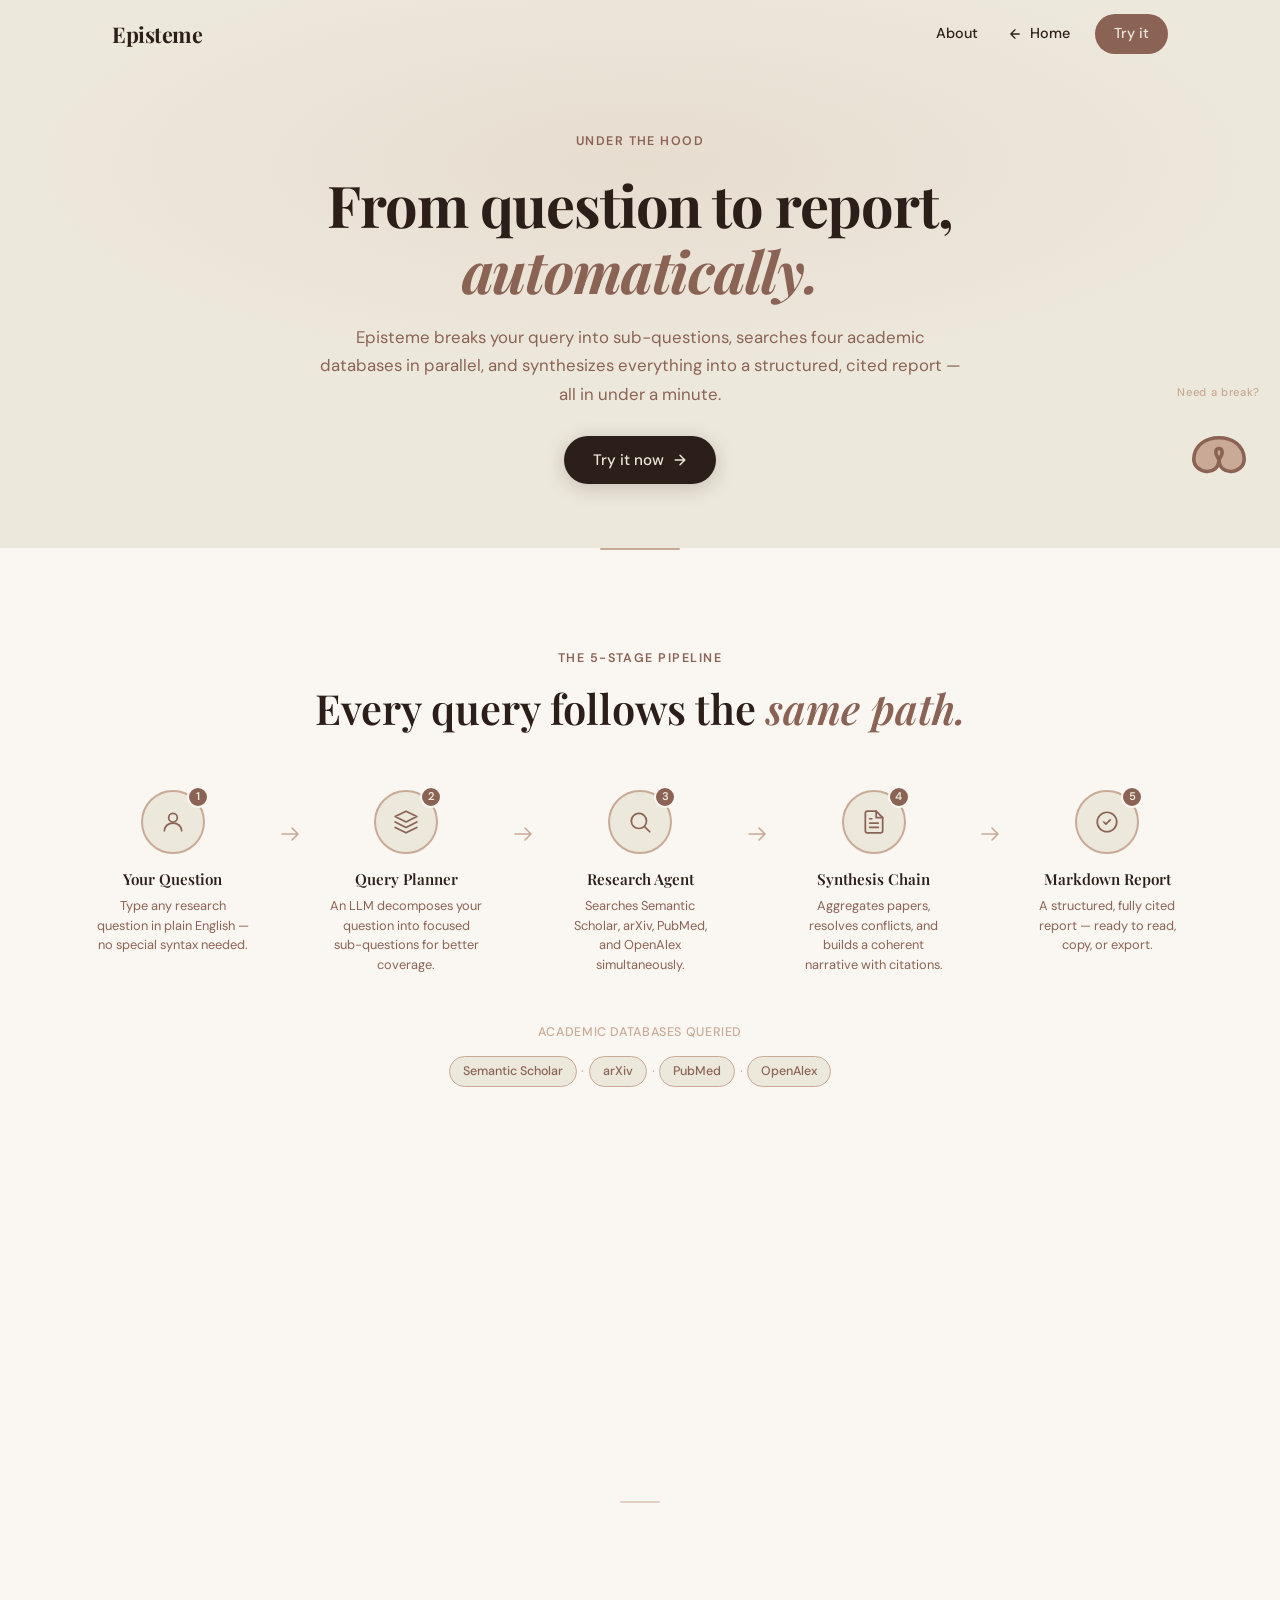
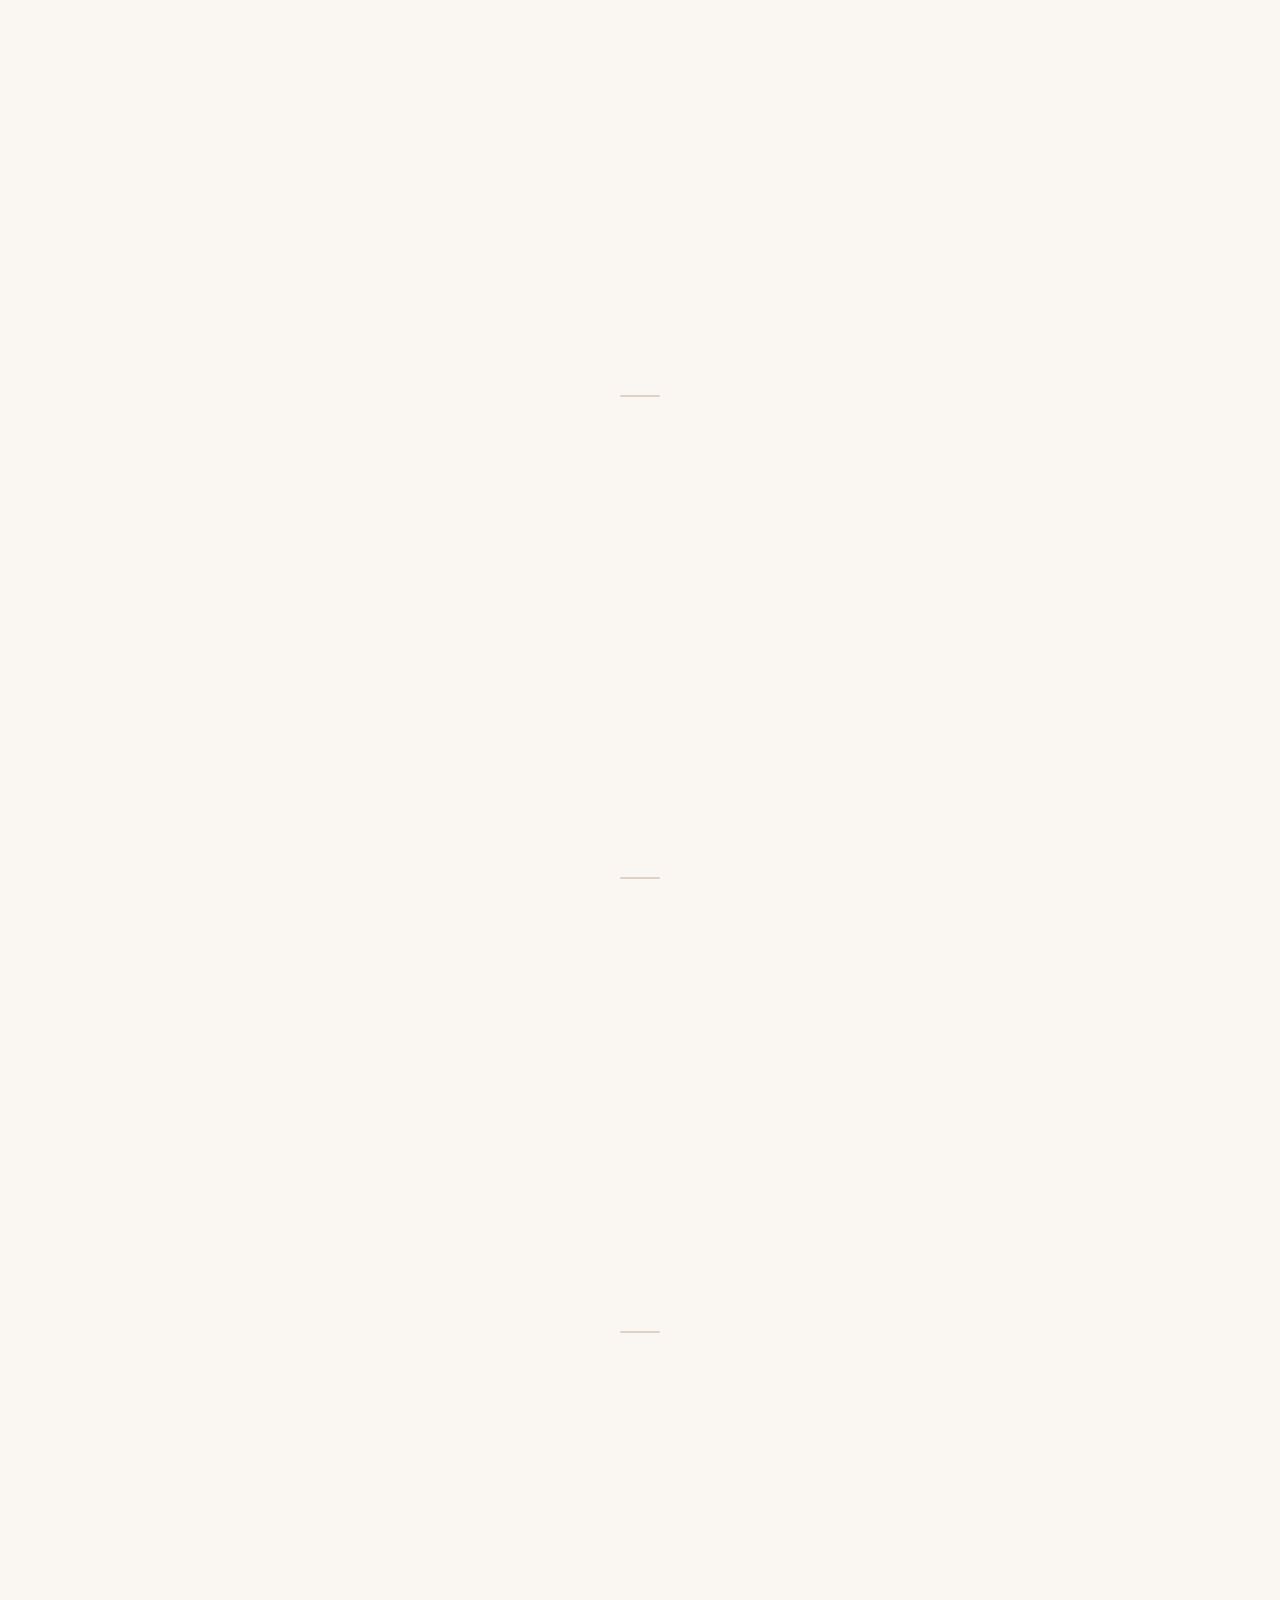
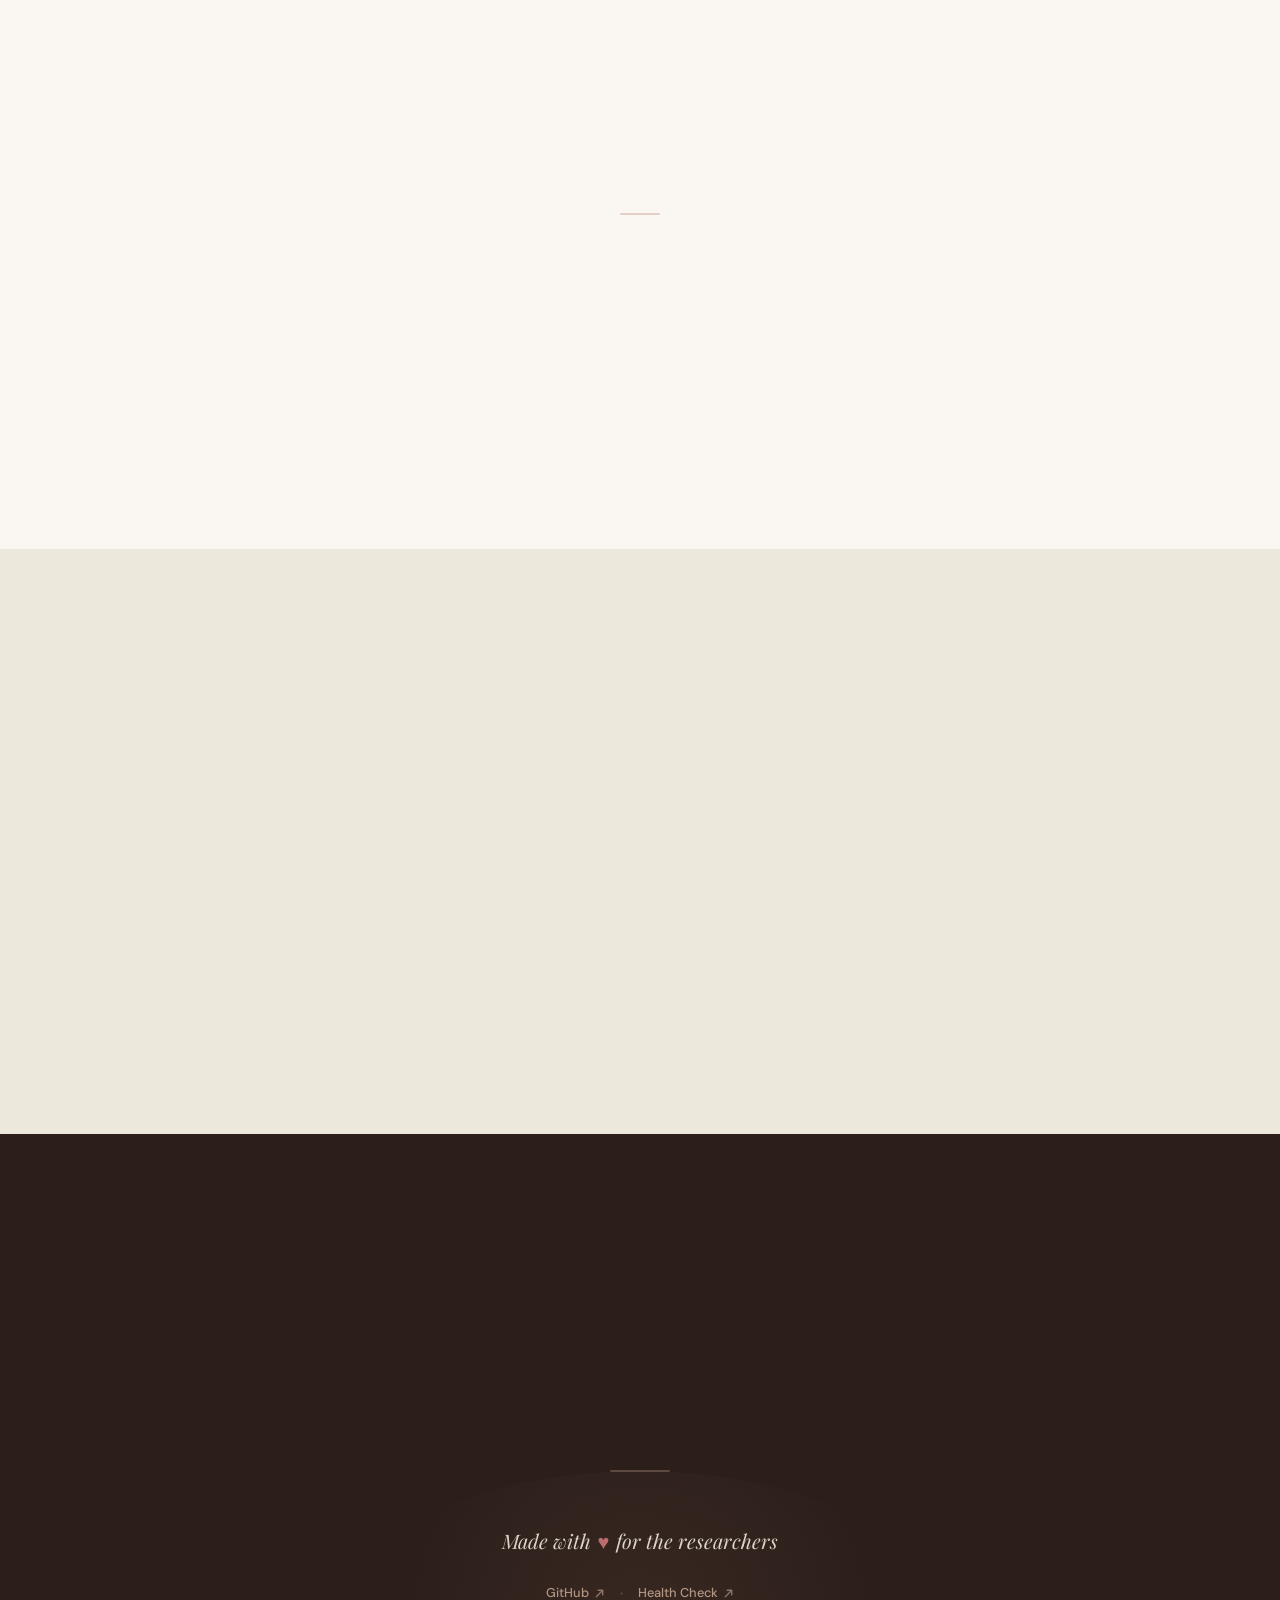
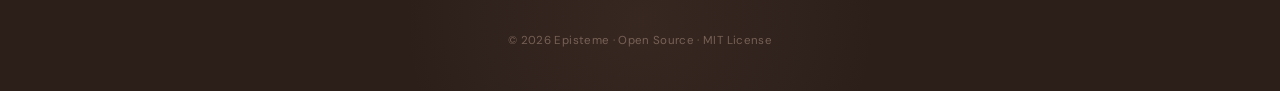
<file: how-it-works.html>
<!DOCTYPE html>
<html lang="en">
<head>
  <meta charset="UTF-8" />
  <meta name="viewport" content="width=device-width, initial-scale=1.0" />
  <meta name="description" content="How Episteme works — From your question to a full cited research report in minutes, powered by 4 academic APIs." />
  <meta name="theme-color" content="#EDE8DC" />
  <title>How It Works — Episteme</title>

  <!-- Favicon -->
  <link rel="icon" type="image/x-icon" href="assets/favicon.ico" />

  <!-- Google Fonts -->
  <link rel="preconnect" href="https://fonts.googleapis.com" />
  <link rel="preconnect" href="https://fonts.gstatic.com" crossorigin />
  <link href="https://fonts.googleapis.com/css2?family=Playfair+Display:ital,wght@0,400;0,600;0,700;1,400;1,600&family=DM+Sans:wght@300;400;500;600&display=swap" rel="stylesheet" />

  <!-- CSS -->
  <link rel="stylesheet" href="css/main.css" />
  <link rel="stylesheet" href="css/navbar.css" />
  <link rel="stylesheet" href="css/pipeline.css" />
  <link rel="stylesheet" href="css/cookie.css" />
  <link rel="stylesheet" href="css/footer.css" />

  <style>
    /* ── Page-level overrides ── */
    .hiw-hero {
      padding: calc(var(--navbar-h) + 4rem) 2rem 4rem;
      background: var(--color-cream);
      text-align: center;
      position: relative;
      overflow: hidden;
    }

    .hiw-hero__radial {
      position: absolute;
      inset: 0;
      pointer-events: none;
      background: radial-gradient(ellipse 70% 55% at 50% 30%, rgba(201,170,150,0.18) 0%, transparent 70%);
      z-index: 0;
    }

    .hiw-hero__inner {
      position: relative;
      z-index: 1;
      max-width: 720px;
      margin: 0 auto;
      display: flex;
      flex-direction: column;
      align-items: center;
      gap: 1.2rem;
    }

    .hiw-hero__eyebrow {
      display: inline-block;
      font-family: var(--font-body);
      font-size: 0.78rem;
      font-weight: 600;
      letter-spacing: 0.12em;
      text-transform: uppercase;
      color: var(--color-brown);
    }

    .hiw-hero__heading {
      font-family: var(--font-display);
      font-size: clamp(2.2rem, 5vw, 3.6rem);
      font-weight: 700;
      color: var(--color-espresso);
      line-height: 1.15;
      letter-spacing: -0.02em;
    }

    .hiw-hero__heading em {
      font-style: italic;
      color: var(--color-brown);
    }

    .hiw-hero__sub {
      font-size: 1.05rem;
      color: var(--color-brown);
      line-height: 1.7;
      max-width: 54ch;
      margin: 0 auto;
    }

    .hiw-hero__cta {
      display: inline-flex;
      align-items: center;
      gap: 0.5rem;
      padding: 0.75rem 1.8rem;
      background: var(--color-espresso);
      color: var(--color-cream);
      font-family: var(--font-body);
      font-size: 0.95rem;
      font-weight: 500;
      border-radius: var(--radius-pill);
      margin-top: 0.5rem;
      transition: background var(--transition-fast), transform var(--transition-fast), box-shadow var(--transition-fast);
      box-shadow: 0 4px 20px rgba(44,31,26,0.2);
    }

    .hiw-hero__cta:hover {
      background: var(--color-brown);
      transform: translateY(-2px);
      box-shadow: 0 8px 28px rgba(44,31,26,0.26);
    }

    .hiw-hero__cta svg {
      width: 16px;
      height: 16px;
      flex-shrink: 0;
    }

    /* ── Deep-dive cards section ── */
    .hiw-deep {
      padding: 5rem 2rem;
      background: var(--color-white);
    }

    .hiw-deep__inner {
      max-width: var(--max-width);
      margin: 0 auto;
      display: flex;
      flex-direction: column;
      gap: 4rem;
    }

    .hiw-deep__step {
      display: grid;
      grid-template-columns: 1fr 1fr;
      gap: 4rem;
      align-items: center;
    }

    .hiw-deep__step:nth-child(even) .hiw-deep__step-visual {
      order: -1;
    }

    .hiw-deep__step-text {
      display: flex;
      flex-direction: column;
      gap: 1rem;
    }

    .hiw-deep__step-num {
      font-family: var(--font-display);
      font-size: 3.5rem;
      font-weight: 700;
      color: var(--color-dusty);
      line-height: 1;
      letter-spacing: -0.04em;
    }

    .hiw-deep__step-title {
      font-family: var(--font-display);
      font-size: clamp(1.4rem, 2.5vw, 1.9rem);
      font-weight: 600;
      color: var(--color-espresso);
      line-height: 1.2;
    }

    .hiw-deep__step-title em {
      font-style: italic;
      color: var(--color-brown);
    }

    .hiw-deep__step-body {
      font-size: 0.97rem;
      color: var(--color-brown);
      line-height: 1.8;
    }

    .hiw-deep__step-tags {
      display: flex;
      flex-wrap: wrap;
      gap: 0.4rem;
      margin-top: 0.4rem;
    }

    .hiw-deep__tag {
      display: inline-block;
      padding: 0.25rem 0.75rem;
      background: var(--color-cream);
      border: 1px solid var(--color-dusty);
      border-radius: var(--radius-pill);
      font-family: var(--font-body);
      font-size: 0.75rem;
      font-weight: 500;
      color: var(--color-brown);
    }

    .hiw-deep__step-visual {
      background: var(--color-cream);
      border: 1px solid rgba(201,170,150,0.4);
      border-radius: var(--radius-lg);
      padding: 2rem;
      display: flex;
      flex-direction: column;
      gap: 0.8rem;
      box-shadow: var(--shadow-soft);
    }

    /* Mini pipeline diagram inside visual */
    .hiw-deep__visual-label {
      font-family: var(--font-body);
      font-size: 0.72rem;
      font-weight: 600;
      letter-spacing: 0.1em;
      text-transform: uppercase;
      color: var(--color-dusty);
    }

    .hiw-deep__visual-row {
      display: flex;
      align-items: center;
      gap: 0.6rem;
      padding: 0.7rem 1rem;
      background: var(--color-white);
      border-radius: var(--radius-md);
      border: 1px solid rgba(201,170,150,0.3);
    }

    .hiw-deep__visual-dot {
      width: 8px;
      height: 8px;
      border-radius: 50%;
      flex-shrink: 0;
    }

    .hiw-deep__visual-dot--green  { background: #6db36d; }
    .hiw-deep__visual-dot--amber  { background: #d4a843; }
    .hiw-deep__visual-dot--blue   { background: #7ba7c9; }
    .hiw-deep__visual-dot--brown  { background: var(--color-brown); }

    .hiw-deep__visual-text {
      font-family: var(--font-body);
      font-size: 0.85rem;
      color: var(--color-espresso);
    }

    .hiw-deep__visual-sub {
      font-size: 0.75rem;
      color: var(--color-dusty);
      margin-left: auto;
      white-space: nowrap;
    }

    .hiw-deep__divider {
      width: 40px;
      height: 2px;
      background: var(--color-dusty);
      border-radius: 2px;
      margin: 0 auto;
      opacity: 0.5;
    }

    /* ── FAQ section ── */
    .hiw-faq {
      padding: 5rem 2rem;
      background: var(--color-cream);
    }

    .hiw-faq__inner {
      max-width: 720px;
      margin: 0 auto;
    }

    .hiw-faq__header {
      text-align: center;
      margin-bottom: 3rem;
    }

    .hiw-faq__eyebrow {
      font-family: var(--font-body);
      font-size: 0.78rem;
      font-weight: 600;
      letter-spacing: 0.12em;
      text-transform: uppercase;
      color: var(--color-brown);
      display: block;
      margin-bottom: 0.8rem;
    }

    .hiw-faq__title {
      font-family: var(--font-display);
      font-size: clamp(1.7rem, 3vw, 2.4rem);
      font-weight: 600;
      color: var(--color-espresso);
    }

    .hiw-faq__list {
      display: flex;
      flex-direction: column;
      gap: 0;
      border: 1px solid rgba(201,170,150,0.4);
      border-radius: var(--radius-lg);
      overflow: hidden;
    }

    .hiw-faq__item {
      border-bottom: 1px solid rgba(201,170,150,0.3);
      background: var(--color-white);
    }

    .hiw-faq__item:last-child {
      border-bottom: none;
    }

    .hiw-faq__question {
      width: 100%;
      display: flex;
      align-items: center;
      justify-content: space-between;
      padding: 1.2rem 1.5rem;
      font-family: var(--font-body);
      font-size: 0.95rem;
      font-weight: 500;
      color: var(--color-espresso);
      cursor: pointer;
      background: none;
      border: none;
      text-align: left;
      gap: 1rem;
      transition: background var(--transition-fast);
    }

    .hiw-faq__question:hover {
      background: var(--color-cream);
    }

    .hiw-faq__icon {
      width: 20px;
      height: 20px;
      flex-shrink: 0;
      color: var(--color-brown);
      transition: transform var(--transition-med);
    }

    .hiw-faq__item.open .hiw-faq__icon {
      transform: rotate(45deg);
    }

    .hiw-faq__answer {
      max-height: 0;
      overflow: hidden;
      transition: max-height 0.35s ease, padding 0.35s ease;
    }

    .hiw-faq__item.open .hiw-faq__answer {
      max-height: 300px;
    }

    .hiw-faq__answer-inner {
      padding: 0 1.5rem 1.4rem;
      font-size: 0.9rem;
      color: var(--color-brown);
      line-height: 1.75;
    }

    /* ── CTA strip ── */
    .hiw-cta {
      padding: 4rem 2rem;
      background: var(--color-espresso);
      text-align: center;
    }

    .hiw-cta__inner {
      max-width: 560px;
      margin: 0 auto;
      display: flex;
      flex-direction: column;
      align-items: center;
      gap: 1.4rem;
    }

    .hiw-cta__heading {
      font-family: var(--font-display);
      font-size: clamp(1.6rem, 3vw, 2.2rem);
      font-weight: 600;
      color: var(--color-cream);
      line-height: 1.25;
    }

    .hiw-cta__heading em {
      font-style: italic;
      color: var(--color-dusty);
    }

    .hiw-cta__body {
      font-size: 0.95rem;
      color: var(--color-dusty);
      line-height: 1.7;
    }

    .hiw-cta__btn {
      display: inline-flex;
      align-items: center;
      gap: 0.5rem;
      padding: 0.8rem 2rem;
      background: var(--color-cream);
      color: var(--color-espresso);
      font-family: var(--font-body);
      font-size: 0.95rem;
      font-weight: 600;
      border-radius: var(--radius-pill);
      transition: background var(--transition-fast), transform var(--transition-fast);
      box-shadow: 0 4px 20px rgba(0,0,0,0.2);
    }

    .hiw-cta__btn:hover {
      background: var(--color-white);
      transform: translateY(-2px);
    }

    .hiw-cta__btn svg {
      width: 16px;
      height: 16px;
      flex-shrink: 0;
    }

    /* ── Responsive ── */
    @media (max-width: 900px) {
      .hiw-deep__step {
        grid-template-columns: 1fr;
        gap: 2rem;
      }

      .hiw-deep__step:nth-child(even) .hiw-deep__step-visual {
        order: 0;
      }
    }

    @media (max-width: 480px) {
      .hiw-hero {
        padding: calc(var(--navbar-h) + 2.5rem) 1.2rem 3rem;
      }

      .hiw-deep {
        padding: 3.5rem 1.2rem;
      }

      .hiw-faq {
        padding: 3.5rem 1.2rem;
      }

      .hiw-faq__question {
        padding: 1rem 1.2rem;
        font-size: 0.9rem;
      }

      .hiw-faq__answer-inner {
        padding: 0 1.2rem 1.2rem;
      }
    }
  </style>
</head>
<body>

  <!-- ═══════════════════════════════════════
       NAVBAR
  ═══════════════════════════════════════ -->
  <nav class="navbar" id="navbar">
    <div class="navbar__inner">
      <a href="index.html" class="navbar__logo">Episteme</a>

      <ul class="navbar__links">
        <li><a href="index.html#about" class="navbar__link">About</a></li>
        <li><a href="index.html" class="navbar__link navbar__link--back">
          <svg width="14" height="14" viewBox="0 0 20 20" fill="none" xmlns="http://www.w3.org/2000/svg" style="vertical-align:middle;margin-right:4px;">
            <path d="M16 10H4M4 10L10 4M4 10L10 16" stroke="currentColor" stroke-width="1.8" stroke-linecap="round" stroke-linejoin="round"/>
          </svg>Home</a></li>
        <li><a href="index.html#hero-search" class="navbar__cta">Try it</a></li>
      </ul>

      <button class="navbar__hamburger" id="hamburger" aria-label="Toggle menu" aria-expanded="false">
        <span></span><span></span><span></span>
      </button>
    </div>

    <div class="navbar__mobile" id="mobile-menu">
      <a href="index.html#about" class="navbar__mobile-link">About</a>
      <a href="index.html" class="navbar__mobile-link">← Home</a>
      <a href="index.html#hero-search" class="navbar__mobile-cta">Try it</a>
    </div>
  </nav>

  <!-- ═══════════════════════════════════════
       PAGE HERO
  ═══════════════════════════════════════ -->
  <section class="hiw-hero">
    <div class="hiw-hero__radial"></div>
    <div class="hiw-hero__inner">
      <span class="hiw-hero__eyebrow">Under the Hood</span>
      <h1 class="hiw-hero__heading">
        From question to report,<br /><em>automatically.</em>
      </h1>
      <p class="hiw-hero__sub">
        Episteme breaks your query into sub-questions, searches four academic databases in parallel, and synthesizes everything into a structured, cited report — all in under a minute.
      </p>
      <a href="index.html#hero-search" class="hiw-hero__cta">
        Try it now
        <svg viewBox="0 0 20 20" fill="none" xmlns="http://www.w3.org/2000/svg">
          <path d="M4 10H16M16 10L10 4M16 10L10 16" stroke="currentColor" stroke-width="1.8" stroke-linecap="round" stroke-linejoin="round"/>
        </svg>
      </a>
    </div>
  </section>

  <!-- ═══════════════════════════════════════
       PIPELINE (overview strip)
  ═══════════════════════════════════════ -->
  <section class="pipeline" id="pipeline">
    <div class="pipeline__header">
      <span class="pipeline__eyebrow">The 5-Stage Pipeline</span>
      <h2 class="pipeline__title">Every query follows the <em>same path.</em></h2>
    </div>

    <div class="pipeline__flow">

      <!-- Stage 1 -->
      <div class="pipeline__stage" data-delay="0">
        <div class="pipeline__icon">
          <span class="pipeline__num">1</span>
          <svg viewBox="0 0 24 24" fill="none" stroke="currentColor" stroke-width="1.6" stroke-linecap="round" stroke-linejoin="round">
            <circle cx="12" cy="8" r="4"/><path d="M4 20c0-4 3.6-7 8-7s8 3 8 7"/>
          </svg>
        </div>
        <h3 class="pipeline__stage-title">Your Question</h3>
        <p class="pipeline__stage-desc">Type any research question in plain English — no special syntax needed.</p>
      </div>

      <div class="pipeline__connector" aria-hidden="true">
        <svg viewBox="0 0 28 28" fill="none" stroke="currentColor" stroke-width="1.6" stroke-linecap="round" stroke-linejoin="round">
          <path d="M6 14h16M16 8l6 6-6 6"/>
        </svg>
      </div>

      <!-- Stage 2 -->
      <div class="pipeline__stage" data-delay="100">
        <div class="pipeline__icon">
          <span class="pipeline__num">2</span>
          <svg viewBox="0 0 24 24" fill="none" stroke="currentColor" stroke-width="1.6" stroke-linecap="round" stroke-linejoin="round">
            <path d="M12 2L2 7l10 5 10-5-10-5zM2 17l10 5 10-5M2 12l10 5 10-5"/>
          </svg>
        </div>
        <h3 class="pipeline__stage-title">Query Planner</h3>
        <p class="pipeline__stage-desc">An LLM decomposes your question into focused sub-questions for better coverage.</p>
      </div>

      <div class="pipeline__connector" aria-hidden="true">
        <svg viewBox="0 0 28 28" fill="none" stroke="currentColor" stroke-width="1.6" stroke-linecap="round" stroke-linejoin="round">
          <path d="M6 14h16M16 8l6 6-6 6"/>
        </svg>
      </div>

      <!-- Stage 3 -->
      <div class="pipeline__stage" data-delay="200">
        <div class="pipeline__icon">
          <span class="pipeline__num">3</span>
          <svg viewBox="0 0 24 24" fill="none" stroke="currentColor" stroke-width="1.6" stroke-linecap="round" stroke-linejoin="round">
            <circle cx="11" cy="11" r="7"/><path d="M21 21l-4.35-4.35"/>
          </svg>
        </div>
        <h3 class="pipeline__stage-title">Research Agent</h3>
        <p class="pipeline__stage-desc">Searches Semantic Scholar, arXiv, PubMed, and OpenAlex simultaneously.</p>
      </div>

      <div class="pipeline__connector" aria-hidden="true">
        <svg viewBox="0 0 28 28" fill="none" stroke="currentColor" stroke-width="1.6" stroke-linecap="round" stroke-linejoin="round">
          <path d="M6 14h16M16 8l6 6-6 6"/>
        </svg>
      </div>

      <!-- Stage 4 -->
      <div class="pipeline__stage" data-delay="300">
        <div class="pipeline__icon">
          <span class="pipeline__num">4</span>
          <svg viewBox="0 0 24 24" fill="none" stroke="currentColor" stroke-width="1.6" stroke-linecap="round" stroke-linejoin="round">
            <path d="M14 2H6a2 2 0 00-2 2v16a2 2 0 002 2h12a2 2 0 002-2V8z"/><path d="M14 2v6h6M16 13H8M16 17H8M10 9H8"/>
          </svg>
        </div>
        <h3 class="pipeline__stage-title">Synthesis Chain</h3>
        <p class="pipeline__stage-desc">Aggregates papers, resolves conflicts, and builds a coherent narrative with citations.</p>
      </div>

      <div class="pipeline__connector" aria-hidden="true">
        <svg viewBox="0 0 28 28" fill="none" stroke="currentColor" stroke-width="1.6" stroke-linecap="round" stroke-linejoin="round">
          <path d="M6 14h16M16 8l6 6-6 6"/>
        </svg>
      </div>

      <!-- Stage 5 -->
      <div class="pipeline__stage" data-delay="400">
        <div class="pipeline__icon">
          <span class="pipeline__num">5</span>
          <svg viewBox="0 0 24 24" fill="none" stroke="currentColor" stroke-width="1.6" stroke-linecap="round" stroke-linejoin="round">
            <path d="M9 12l2 2 4-4"/><path d="M21 12a9 9 0 11-18 0 9 9 0 0118 0z"/>
          </svg>
        </div>
        <h3 class="pipeline__stage-title">Markdown Report</h3>
        <p class="pipeline__stage-desc">A structured, fully cited report — ready to read, copy, or export.</p>
      </div>
    </div>

    <div class="pipeline__footer">
      <span class="pipeline__footer-label">Academic databases queried</span>
      <div class="pipeline__api-tags">
        <span class="pipeline__api-tag">Semantic Scholar</span>
        <span class="pipeline__api-sep">·</span>
        <span class="pipeline__api-tag">arXiv</span>
        <span class="pipeline__api-sep">·</span>
        <span class="pipeline__api-tag">PubMed</span>
        <span class="pipeline__api-sep">·</span>
        <span class="pipeline__api-tag">OpenAlex</span>
      </div>
    </div>
  </section>

  <!-- ═══════════════════════════════════════
       OVERVIEW
  ═══════════════════════════════════════ -->
  <section class="hiw-deep">
    <div class="hiw-deep__inner">

      <!-- Intro -->
      <div class="hiw-deep__step reveal" style="grid-template-columns:1fr;max-width:680px;margin:0 auto;">
        <div class="hiw-deep__step-text" style="text-align:center;align-items:center;">
          <span class="hiw-deep__step-num" style="font-size:0.78rem;letter-spacing:0.12em;text-transform:uppercase;font-family:var(--font-body);font-weight:600;color:var(--color-brown);">How it really works</span>
          <h3 class="hiw-deep__step-title" style="text-align:center;">From your question to a<br /><em>cited report — in one click.</em></h3>
          <p class="hiw-deep__step-body" style="text-align:center;max-width:52ch;">
            Here's everything that happens behind the scenes when you hit Search — explained without the jargon.
          </p>
        </div>
      </div>

      <div class="hiw-deep__divider"></div>

      <!-- Step 1 -->
      <div class="hiw-deep__step reveal">
        <div class="hiw-deep__step-text">
          <span class="hiw-deep__step-num">01</span>
          <h3 class="hiw-deep__step-title">You type your question,<br /><em>we figure out the rest.</em></h3>
          <p class="hiw-deep__step-body">
            Just write your question in plain English — the same way you'd ask a friend. "What do we know about sleep deprivation and memory?" is a perfect query. Episteme automatically breaks it into several focused angles to make sure nothing important gets missed.
          </p>
          <div class="hiw-deep__step-tags">
            <span class="hiw-deep__tag">No jargon needed</span>
            <span class="hiw-deep__tag">Any topic, any field</span>
          </div>
        </div>
        <div class="hiw-deep__step-visual">
          <span class="hiw-deep__visual-label">Example question</span>
          <div class="hiw-deep__visual-row">
            <div class="hiw-deep__visual-dot hiw-deep__visual-dot--green"></div>
            <span class="hiw-deep__visual-text">"What are the effects of sleep deprivation on memory?"</span>
          </div>
          <div class="hiw-deep__visual-label" style="margin-top:0.8rem;">Automatically explored as</div>
          <div class="hiw-deep__visual-row">
            <div class="hiw-deep__visual-dot hiw-deep__visual-dot--brown"></div>
            <span class="hiw-deep__visual-text">sleep loss and short-term memory</span>
            <span class="hiw-deep__visual-sub">angle 1</span>
          </div>
          <div class="hiw-deep__visual-row">
            <div class="hiw-deep__visual-dot hiw-deep__visual-dot--brown"></div>
            <span class="hiw-deep__visual-text">chronic sleep deprivation cognitive effects</span>
            <span class="hiw-deep__visual-sub">angle 2</span>
          </div>
          <div class="hiw-deep__visual-row">
            <div class="hiw-deep__visual-dot hiw-deep__visual-dot--brown"></div>
            <span class="hiw-deep__visual-text">sleep and learning consolidation</span>
            <span class="hiw-deep__visual-sub">angle 3</span>
          </div>
        </div>
      </div>

      <div class="hiw-deep__divider"></div>

      <!-- Step 2 -->
      <div class="hiw-deep__step reveal">
        <div class="hiw-deep__step-text">
          <span class="hiw-deep__step-num">02</span>
          <h3 class="hiw-deep__step-title">We search four databases<br /><em>at the same time.</em></h3>
          <p class="hiw-deep__step-body">
            Instead of searching one database and hoping for the best, Episteme hits four of the largest academic databases simultaneously. That means broader coverage, fewer gaps, and results from medicine, computer science, physics, social sciences — all in one go. The whole search takes around 20 seconds.
          </p>
          <div class="hiw-deep__step-tags">
            <span class="hiw-deep__tag">Semantic Scholar</span>
            <span class="hiw-deep__tag">arXiv</span>
            <span class="hiw-deep__tag">PubMed</span>
            <span class="hiw-deep__tag">OpenAlex</span>
          </div>
        </div>
        <div class="hiw-deep__step-visual">
          <span class="hiw-deep__visual-label">Databases searched</span>
          <div class="hiw-deep__visual-row">
            <div class="hiw-deep__visual-dot hiw-deep__visual-dot--green"></div>
            <span class="hiw-deep__visual-text">Semantic Scholar</span>
            <span class="hiw-deep__visual-sub">200M+ papers</span>
          </div>
          <div class="hiw-deep__visual-row">
            <div class="hiw-deep__visual-dot hiw-deep__visual-dot--green"></div>
            <span class="hiw-deep__visual-text">arXiv</span>
            <span class="hiw-deep__visual-sub">Preprints &amp; CS</span>
          </div>
          <div class="hiw-deep__visual-row">
            <div class="hiw-deep__visual-dot hiw-deep__visual-dot--green"></div>
            <span class="hiw-deep__visual-text">PubMed</span>
            <span class="hiw-deep__visual-sub">36M+ medical papers</span>
          </div>
          <div class="hiw-deep__visual-row">
            <div class="hiw-deep__visual-dot hiw-deep__visual-dot--green"></div>
            <span class="hiw-deep__visual-text">OpenAlex</span>
            <span class="hiw-deep__visual-sub">250M+ works</span>
          </div>
        </div>
      </div>

      <div class="hiw-deep__divider"></div>

      <!-- Step 3 -->
      <div class="hiw-deep__step reveal">
        <div class="hiw-deep__step-text">
          <span class="hiw-deep__step-num">03</span>
          <h3 class="hiw-deep__step-title">We filter the noise,<br /><em>keep only what matters.</em></h3>
          <p class="hiw-deep__step-body">
            Searching four databases can pull in a lot of irrelevant results. Episteme automatically filters papers to keep only those that are actually relevant to your question. Duplicates are removed, irrelevant results are dropped, and what's left is ranked by how useful it's likely to be.
          </p>
          <div class="hiw-deep__step-tags">
            <span class="hiw-deep__tag">Duplicates removed</span>
            <span class="hiw-deep__tag">Relevance ranked</span>
            <span class="hiw-deep__tag">No spam results</span>
          </div>
        </div>
        <div class="hiw-deep__step-visual">
          <span class="hiw-deep__visual-label">What gets filtered</span>
          <div class="hiw-deep__visual-row">
            <div class="hiw-deep__visual-dot hiw-deep__visual-dot--amber"></div>
            <span class="hiw-deep__visual-text">Duplicate papers (same DOI)</span>
            <span class="hiw-deep__visual-sub">removed</span>
          </div>
          <div class="hiw-deep__visual-row">
            <div class="hiw-deep__visual-dot hiw-deep__visual-dot--amber"></div>
            <span class="hiw-deep__visual-text">Low-relevance results</span>
            <span class="hiw-deep__visual-sub">removed</span>
          </div>
          <div class="hiw-deep__visual-row">
            <div class="hiw-deep__visual-dot hiw-deep__visual-dot--green"></div>
            <span class="hiw-deep__visual-text">Top relevant papers</span>
            <span class="hiw-deep__visual-sub">kept</span>
          </div>
          <div class="hiw-deep__visual-row">
            <div class="hiw-deep__visual-dot hiw-deep__visual-dot--green"></div>
            <span class="hiw-deep__visual-text">Ranked by importance</span>
            <span class="hiw-deep__visual-sub">kept</span>
          </div>
        </div>
      </div>

      <div class="hiw-deep__divider"></div>

      <!-- Step 4 -->
      <div class="hiw-deep__step reveal">
        <div class="hiw-deep__step-text">
          <span class="hiw-deep__step-num">04</span>
          <h3 class="hiw-deep__step-title">You get a real report,<br /><em>not a list of links.</em></h3>
          <p class="hiw-deep__step-body">
            The final step brings everything together into a structured, readable report. It covers the key findings, notes where researchers agree or disagree, and cites every claim with a real paper. You can read it immediately, copy it, or use it as a starting point for deeper research. Every citation links back to the original source.
          </p>
          <div class="hiw-deep__step-tags">
            <span class="hiw-deep__tag">Real citations</span>
            <span class="hiw-deep__tag">Structured format</span>
            <span class="hiw-deep__tag">Ready to use</span>
          </div>
        </div>
        <div class="hiw-deep__step-visual">
          <span class="hiw-deep__visual-label">Your report includes</span>
          <div class="hiw-deep__visual-row">
            <div class="hiw-deep__visual-dot hiw-deep__visual-dot--brown"></div>
            <span class="hiw-deep__visual-text">Executive Summary</span>
          </div>
          <div class="hiw-deep__visual-row">
            <div class="hiw-deep__visual-dot hiw-deep__visual-dot--brown"></div>
            <span class="hiw-deep__visual-text">Key Findings</span>
          </div>
          <div class="hiw-deep__visual-row">
            <div class="hiw-deep__visual-dot hiw-deep__visual-dot--amber"></div>
            <span class="hiw-deep__visual-text">Where experts disagree</span>
          </div>
          <div class="hiw-deep__visual-row">
            <div class="hiw-deep__visual-dot hiw-deep__visual-dot--brown"></div>
            <span class="hiw-deep__visual-text">Full reference list</span>
          </div>
        </div>
      </div>

      <div class="hiw-deep__divider"></div>

      <!-- GitHub CTA -->
      <div class="hiw-deep__github reveal" style="text-align:center; padding: 1.5rem 0 0.5rem;">
        <p style="font-family:var(--font-body); font-size:1rem; color:var(--color-espresso); font-weight:600; margin-bottom:0.5rem;">Curious about what's under the hood?</p>
        <p style="font-family:var(--font-body); font-size:0.93rem; color:var(--color-brown); margin-bottom:1.4rem; line-height:1.7; max-width:48ch; margin-left:auto; margin-right:auto;">
          Episteme is fully open-source. You can read the code, self-host your own instance, or contribute to the project on GitHub.
        </p>
        <a href="https://github.com/sujalsuyash/ResearchFlow" target="_blank" rel="noopener"
           style="display:inline-flex;align-items:center;gap:0.6rem;padding:0.8rem 2rem;background:var(--color-espresso);color:var(--color-cream);font-family:var(--font-body);font-size:0.93rem;font-weight:500;border-radius:999px;text-decoration:none;transition:background 0.2s,transform 0.2s;box-shadow:0 4px 20px rgba(44,31,26,0.18);"
           onmouseover="this.style.background='var(--color-brown)';this.style.transform='translateY(-2px)'"
           onmouseout="this.style.background='var(--color-espresso)';this.style.transform='translateY(0)'">
          <svg width="18" height="18" viewBox="0 0 20 20" fill="currentColor" xmlns="http://www.w3.org/2000/svg">
            <path fill-rule="evenodd" clip-rule="evenodd" d="M10 0C4.477 0 0 4.477 0 10c0 4.418 2.865 8.166 6.839 9.489.5.092.682-.217.682-.482 0-.237-.009-.868-.013-1.703-2.782.605-3.369-1.34-3.369-1.34-.454-1.154-1.11-1.461-1.11-1.461-.908-.62.069-.608.069-.608 1.003.07 1.531 1.03 1.531 1.03.892 1.529 2.341 1.087 2.91.832.092-.647.35-1.088.636-1.338-2.22-.253-4.555-1.11-4.555-4.943 0-1.091.39-1.984 1.029-2.683-.103-.253-.446-1.27.098-2.647 0 0 .84-.269 2.75 1.025A9.564 9.564 0 0110 4.844a9.59 9.59 0 012.504.337c1.909-1.294 2.747-1.025 2.747-1.025.546 1.377.203 2.394.1 2.647.64.699 1.028 1.592 1.028 2.683 0 3.842-2.339 4.687-4.566 4.935.359.309.678.919.678 1.852 0 1.336-.012 2.415-.012 2.743 0 .267.18.578.688.48C17.137 18.163 20 14.418 20 10c0-5.523-4.477-10-10-10z"/>
          </svg>
          View the full project on GitHub
          <svg width="13" height="13" viewBox="0 0 12 12" fill="none" xmlns="http://www.w3.org/2000/svg">
            <path d="M2.5 9.5L9.5 2.5M9.5 2.5H4.5M9.5 2.5V7.5" stroke="currentColor" stroke-width="1.5" stroke-linecap="round" stroke-linejoin="round"/>
          </svg>
        </a>
      </div>

    </div>
  </section>
  <section class="hiw-faq">
    <div class="hiw-faq__inner">
      <div class="hiw-faq__header reveal">
        <span class="hiw-faq__eyebrow">Common Questions</span>
        <h2 class="hiw-faq__title">Good questions deserve good answers.</h2>
      </div>

      <div class="hiw-faq__list reveal">

        <div class="hiw-faq__item">
          <button class="hiw-faq__question" aria-expanded="false">
            How long does a research query take?
            <svg class="hiw-faq__icon" viewBox="0 0 24 24" fill="none" stroke="currentColor" stroke-width="2" stroke-linecap="round" stroke-linejoin="round">
              <line x1="12" y1="5" x2="12" y2="19"/><line x1="5" y1="12" x2="19" y2="12"/>
            </svg>
          </button>
          <div class="hiw-faq__answer">
            <p class="hiw-faq__answer-inner">Most queries complete in 20–40 seconds. The time depends on how many sub-questions are generated and how quickly the academic APIs respond. Complex, multi-domain questions can occasionally take up to a minute.</p>
          </div>
        </div>

        <div class="hiw-faq__item">
          <button class="hiw-faq__question" aria-expanded="false">
            Is the content behind paywalls?
            <svg class="hiw-faq__icon" viewBox="0 0 24 24" fill="none" stroke="currentColor" stroke-width="2" stroke-linecap="round" stroke-linejoin="round">
              <line x1="12" y1="5" x2="12" y2="19"/><line x1="5" y1="12" x2="19" y2="12"/>
            </svg>
          </button>
          <div class="hiw-faq__answer">
            <p class="hiw-faq__answer-inner">Episteme only retrieves metadata and abstracts, which are freely available through these APIs. It does not download or reproduce full-text papers from paywalled journals. The report is synthesized from publicly accessible information.</p>
          </div>
        </div>

        <div class="hiw-faq__item">
          <button class="hiw-faq__question" aria-expanded="false">
            How accurate are the citations?
            <svg class="hiw-faq__icon" viewBox="0 0 24 24" fill="none" stroke="currentColor" stroke-width="2" stroke-linecap="round" stroke-linejoin="round">
              <line x1="12" y1="5" x2="12" y2="19"/><line x1="5" y1="12" x2="19" y2="12"/>
            </svg>
          </button>
          <div class="hiw-faq__answer">
            <p class="hiw-faq__answer-inner">Citations are pulled directly from the academic APIs — they're not hallucinated. Each referenced paper has a real DOI or URL. That said, always verify any paper before including it in formal academic work, as database metadata can occasionally contain errors.</p>
          </div>
        </div>

        <div class="hiw-faq__item">
          <button class="hiw-faq__question" aria-expanded="false">
            What kinds of questions work best?
            <svg class="hiw-faq__icon" viewBox="0 0 24 24" fill="none" stroke="currentColor" stroke-width="2" stroke-linecap="round" stroke-linejoin="round">
              <line x1="12" y1="5" x2="12" y2="19"/><line x1="5" y1="12" x2="19" y2="12"/>
            </svg>
          </button>
          <div class="hiw-faq__answer">
            <p class="hiw-faq__answer-inner">Episteme works best for empirical, scientific, or technical questions — things with existing academic literature. "What are the effects of X on Y?" or "What does research say about Z?" are ideal. Very recent events (last few months) may have limited coverage depending on how quickly APIs index new papers.</p>
          </div>
        </div>

        <div class="hiw-faq__item">
          <button class="hiw-faq__question" aria-expanded="false">
            Is it really free?
            <svg class="hiw-faq__icon" viewBox="0 0 24 24" fill="none" stroke="currentColor" stroke-width="2" stroke-linecap="round" stroke-linejoin="round">
              <line x1="12" y1="5" x2="12" y2="19"/><line x1="5" y1="12" x2="19" y2="12"/>
            </svg>
          </button>
          <div class="hiw-faq__answer">
            <p class="hiw-faq__answer-inner">Yes. Episteme is open-source and free to use. The backend runs on Railway's free tier, so there may be occasional cold-start delays, but there's no account, no paywall, and no usage cap.</p>
          </div>
        </div>

      </div>
    </div>
  </section>

  <!-- ═══════════════════════════════════════
       CTA STRIP
  ═══════════════════════════════════════ -->
  <section class="hiw-cta">
    <div class="hiw-cta__inner reveal">
      <h2 class="hiw-cta__heading">Ready to stop searching<br /><em>and start finding?</em></h2>
      <p class="hiw-cta__body">Ask your first research question. No signup. No setup. Just results.</p>
      <a href="index.html#hero-search" class="hiw-cta__btn">
        Start Researching
        <svg viewBox="0 0 20 20" fill="none" xmlns="http://www.w3.org/2000/svg">
          <path d="M4 10H16M16 10L10 4M16 10L10 16" stroke="currentColor" stroke-width="1.8" stroke-linecap="round" stroke-linejoin="round"/>
        </svg>
      </a>
    </div>
  </section>

  <!-- ═══════════════════════════════════════
       FORTUNE COOKIE
  ═══════════════════════════════════════ -->
  <div class="cookie-widget" id="cookie-widget">
    <span class="cookie-widget__label">Need a break?</span>
    <div class="cookie-widget__area" id="cookie-area" role="button" tabindex="0" aria-label="Click for a fortune">
      <div class="cookie-widget__whole" id="cookie-whole">
        <img src="assets/cookie.svg" alt="Fortune cookie" width="72" height="72" />
      </div>
      <div class="cookie-widget__halves" id="cookie-halves">
        <div class="cookie-widget__half cookie-widget__half--left" id="cookie-left">
          <img src="assets/cookie-left.svg" alt="" width="40" height="72" />
        </div>
        <div class="cookie-widget__half cookie-widget__half--right" id="cookie-right">
          <img src="assets/cookie-right.svg" alt="" width="40" height="72" />
        </div>
      </div>
      <div class="cookie-widget__fortune" id="cookie-fortune">
        <p class="cookie-widget__fortune-text" id="fortune-text"></p>
        <span class="cookie-widget__fortune-sep"></span>
      </div>
    </div>
    <span class="cookie-widget__reset-hint">click to reset</span>
  </div>

  <!-- ═══════════════════════════════════════
       FOOTER
  ═══════════════════════════════════════ -->
  <footer class="footer">
    <div class="footer__inner">
      <p class="footer__tagline">Made with <span class="footer__heart">♥</span> for the researchers</p>
      <nav class="footer__links">
        <a href="https://github.com/sujalsuyash/ResearchFlow" target="_blank" rel="noopener" class="footer__link">
          GitHub
          <svg viewBox="0 0 12 12" fill="none" xmlns="http://www.w3.org/2000/svg">
            <path d="M2.5 9.5L9.5 2.5M9.5 2.5H4.5M9.5 2.5V7.5" stroke="currentColor" stroke-width="1.5" stroke-linecap="round" stroke-linejoin="round"/>
          </svg>
        </a>
        <span class="footer__sep">·</span>
        <a href="https://researchflow-production.up.railway.app/health" target="_blank" rel="noopener" class="footer__link">
          Health Check
          <svg viewBox="0 0 12 12" fill="none" xmlns="http://www.w3.org/2000/svg">
            <path d="M2.5 9.5L9.5 2.5M9.5 2.5H4.5M9.5 2.5V7.5" stroke="currentColor" stroke-width="1.5" stroke-linecap="round" stroke-linejoin="round"/>
          </svg>
        </a>
      </nav>
      <p class="footer__copy">© 2026 Episteme · Open Source · MIT License</p>
    </div>
  </footer>

  <!-- JS -->
  <script src="js/scroll.js"></script>
  <script src="js/cookie.js"></script>
  <script src="js/pipeline.js"></script>
  <script>
    // Navbar scroll behaviour
    const navbar = document.getElementById('navbar');
    window.addEventListener('scroll', () => {
      navbar.classList.toggle('scrolled', window.scrollY > 20);
    }, { passive: true });

    // Hamburger
    const hamburger = document.getElementById('hamburger');
    const mobileMenu = document.getElementById('mobile-menu');
    hamburger.addEventListener('click', () => {
      const open = mobileMenu.classList.toggle('open');
      hamburger.classList.toggle('open', open);
      hamburger.setAttribute('aria-expanded', open);
    });

    // FAQ accordion
    document.querySelectorAll('.hiw-faq__question').forEach(btn => {
      btn.addEventListener('click', () => {
        const item = btn.closest('.hiw-faq__item');
        const isOpen = item.classList.contains('open');
        document.querySelectorAll('.hiw-faq__item').forEach(i => {
          i.classList.remove('open');
          i.querySelector('.hiw-faq__question').setAttribute('aria-expanded', 'false');
        });
        if (!isOpen) {
          item.classList.add('open');
          btn.setAttribute('aria-expanded', 'true');
        }
      });
    });
  </script>
</body>
</html>
</file>
<file: css/main.css>
/* ═══════════════════════════════════════════
   main.css — Global variables, reset, base
═══════════════════════════════════════════ */

/* Custom Properties */
:root {
  --color-espresso: #2C1F1A;
  --color-brown:    #8B6355;
  --color-dusty:    #C9AA96;
  --color-cream:    #EDE8DC;
  --color-white:    #FAF7F2;

  --font-display: 'Playfair Display', Georgia, serif;
  --font-body:    'DM Sans', system-ui, sans-serif;

  --radius-sm:  6px;
  --radius-md:  12px;
  --radius-lg:  20px;
  --radius-pill: 999px;

  --shadow-soft: 0 2px 16px rgba(44, 31, 26, 0.08);
  --shadow-card: 0 4px 32px rgba(44, 31, 26, 0.10);
  --shadow-lift: 0 8px 48px rgba(44, 31, 26, 0.14);

  --transition-fast: 150ms cubic-bezier(0.4, 0, 0.2, 1);
  --transition-med:  300ms cubic-bezier(0.4, 0, 0.2, 1);
  --transition-slow: 500ms cubic-bezier(0.4, 0, 0.2, 1);

  --max-width: 1120px;
  --navbar-h: 68px;
}

/* ── Reset ───────────────────────────────── */
*, *::before, *::after {
  box-sizing: border-box;
  margin: 0;
  padding: 0;
}

html {
  scroll-behavior: smooth;
  font-size: 16px;
  -webkit-text-size-adjust: 100%;
}

body {
  font-family: var(--font-body);
  background-color: var(--color-cream);
  color: var(--color-espresso);
  line-height: 1.6;
  overflow-x: hidden;
  -webkit-font-smoothing: antialiased;
  -moz-osx-font-smoothing: grayscale;
}

img, svg {
  display: block;
  max-width: 100%;
}

a {
  color: inherit;
  text-decoration: none;
}

button {
  font-family: var(--font-body);
  cursor: pointer;
  border: none;
  background: none;
}

ul {
  list-style: none;
}

/* ── Typography base ─────────────────────── */
h1, h2, h3, h4 {
  font-family: var(--font-display);
  line-height: 1.2;
  color: var(--color-espresso);
}

h1 { font-size: clamp(2.4rem, 6vw, 4.2rem); font-weight: 700; }
h2 { font-size: clamp(1.9rem, 4vw, 3rem);   font-weight: 600; }
h3 { font-size: clamp(1.1rem, 2vw, 1.3rem); font-weight: 600; }

p {
  color: var(--color-brown);
  font-size: 1rem;
  line-height: 1.7;
}

em {
  font-style: italic;
  color: var(--color-brown);
}

/* ── Scroll-reveal base ──────────────────── */
.reveal {
  opacity: 0;
  transform: translateY(24px);
  transition: opacity 0.6s ease, transform 0.6s ease;
}

.reveal.visible {
  opacity: 1;
  transform: translateY(0);
}

@media (prefers-reduced-motion: reduce) {
  .reveal {
    opacity: 1;
    transform: none;
    transition: none;
  }

  html {
    scroll-behavior: auto;
  }

  * {
    animation-duration: 0.01ms !important;
    animation-iteration-count: 1 !important;
    transition-duration: 0.01ms !important;
  }
}

/* ── Markdown body (research results) ───── */
.markdown-body {
  font-family: var(--font-body);
  font-size: 0.95rem;
  line-height: 1.75;
  color: var(--color-espresso);
}

.markdown-body h1,
.markdown-body h2,
.markdown-body h3,
.markdown-body h4 {
  font-family: var(--font-display);
  margin-top: 1.8rem;
  margin-bottom: 0.6rem;
  color: var(--color-espresso);
}

.markdown-body h1 { font-size: 1.6rem; }
.markdown-body h2 { font-size: 1.3rem; border-bottom: 1px solid var(--color-dusty); padding-bottom: 0.4rem; }
.markdown-body h3 { font-size: 1.1rem; }

.markdown-body p {
  margin-bottom: 1rem;
  color: var(--color-espresso);
}

.markdown-body ul, .markdown-body ol {
  margin: 0.8rem 0 1rem 1.4rem;
  color: var(--color-espresso);
}

.markdown-body li {
  margin-bottom: 0.4rem;
}

.markdown-body strong {
  font-weight: 600;
  color: var(--color-espresso);
}

.markdown-body em {
  color: var(--color-brown);
}

.markdown-body a {
  color: var(--color-brown);
  text-decoration: underline;
  text-underline-offset: 3px;
}

.markdown-body a:hover {
  color: var(--color-espresso);
}

.markdown-body blockquote {
  border-left: 3px solid var(--color-dusty);
  padding-left: 1rem;
  margin: 1rem 0;
  color: var(--color-brown);
  font-style: italic;
}

.markdown-body code {
  background: var(--color-cream);
  border: 1px solid var(--color-dusty);
  border-radius: 4px;
  padding: 0.1em 0.4em;
  font-size: 0.88em;
  font-family: 'Courier New', monospace;
}

.markdown-body pre {
  background: var(--color-espresso);
  color: var(--color-cream);
  border-radius: var(--radius-md);
  padding: 1.2rem;
  overflow-x: auto;
  margin: 1rem 0;
}

.markdown-body pre code {
  background: none;
  border: none;
  padding: 0;
  color: inherit;
}

.markdown-body hr {
  border: none;
  border-top: 1px solid var(--color-dusty);
  margin: 1.8rem 0;
}

.markdown-body table {
  width: 100%;
  border-collapse: collapse;
  margin: 1rem 0;
  font-size: 0.9rem;
}

.markdown-body th {
  background: var(--color-cream);
  padding: 0.6rem 0.8rem;
  border: 1px solid var(--color-dusty);
  font-weight: 600;
  text-align: left;
}

.markdown-body td {
  padding: 0.6rem 0.8rem;
  border: 1px solid var(--color-dusty);
}

/* ── Utility ─────────────────────────────── */
.sr-only {
  position: absolute;
  width: 1px;
  height: 1px;
  padding: 0;
  overflow: hidden;
  clip: rect(0,0,0,0);
  white-space: nowrap;
  border: 0;
}

/* ── Auth Modal ── */
    .auth-overlay {
      position: fixed;
      inset: 0;
      background: rgba(44, 31, 26, 0.4);
      backdrop-filter: blur(4px);
      display: flex;
      align-items: center;
      justify-content: center;
      z-index: 1000;
      opacity: 0;
      pointer-events: none;
      transition: opacity 0.3s ease;
    }

    .auth-overlay.active {
      opacity: 1;
      pointer-events: auto;
    }

    .auth-modal {
      background: var(--color-white);
      width: 100%;
      max-width: 400px;
      border-radius: var(--radius-lg);
      padding: 2.5rem;
      box-shadow: 0 20px 40px rgba(0,0,0,0.15);
      position: relative;
      transform: translateY(20px) scale(0.95);
      transition: transform 0.3s ease;
      border: 1px solid rgba(201,170,150,0.3);
    }

    .auth-overlay.active .auth-modal {
      transform: translateY(0) scale(1);
    }

    .auth-close {
      position: absolute;
      top: 1.2rem;
      right: 1.2rem;
      background: none;
      border: none;
      color: var(--color-dusty);
      cursor: pointer;
      padding: 0.2rem;
      transition: color 0.2s;
    }
    .auth-close:hover { color: var(--color-espresso); }
    .auth-close svg { width: 20px; height: 20px; }

    .auth-header { margin-bottom: 2rem; text-align: center; }
    .auth-title { font-family: var(--font-display); font-size: 1.8rem; color: var(--color-espresso); margin-bottom: 0.4rem; }
    .auth-subtitle { font-size: 0.9rem; color: var(--color-brown); }

    .auth-form { display: flex; flex-direction: column; gap: 1.2rem; }
    .auth-field { display: flex; flex-direction: column; gap: 0.4rem; }
    .auth-field label { font-size: 0.85rem; font-weight: 600; color: var(--color-espresso); }
    .auth-field input {
      padding: 0.8rem 1rem;
      border: 1px solid var(--color-dusty);
      border-radius: var(--radius-md);
      font-family: var(--font-body);
      outline: none;
      transition: border-color 0.2s;
    }
    .auth-field input:focus { border-color: var(--color-brown); }

    .auth-submit {
      margin-top: 0.5rem;
      padding: 0.8rem;
      background: var(--color-espresso);
      color: var(--color-cream);
      border: none;
      border-radius: var(--radius-md);
      font-weight: 600;
      cursor: pointer;
      transition: background 0.2s;
    }
    .auth-submit:hover { background: var(--color-brown); }

    .auth-footer { margin-top: 1.5rem; text-align: center; font-size: 0.85rem; color: var(--color-dusty); }
    .auth-toggle-btn {
      background: none; border: none; color: var(--color-brown); font-weight: 600; cursor: pointer; text-decoration: underline; padding: 0; margin-left: 0.3rem;
    }
</file>
<file: css/navbar.css>
/* ═══════════════════════════════════════════
   navbar.css
═══════════════════════════════════════════ */

.navbar {
  position: absolute;
  top: 0;
  left: 0;
  right: 0;
  z-index: 100;
  height: var(--navbar-h);
  transition: background var(--transition-med),
              box-shadow var(--transition-med),
              backdrop-filter var(--transition-med);
}

/* Scrolled state — frosted glass */
.navbar.scrolled {
  background: rgba(237, 232, 220, 0.82);
  backdrop-filter: blur(16px);
  -webkit-backdrop-filter: blur(16px);
  box-shadow: 0 1px 0 rgba(139, 99, 85, 0.12), var(--shadow-soft);
}

.navbar__inner {
  max-width: var(--max-width);
  margin: 0 auto;
  padding: 0 2rem;
  height: 100%;
  display: flex;
  align-items: center;
  justify-content: space-between;
  gap: 2rem;
}

/* Logo */
.navbar__logo {
  font-family: var(--font-display);
  font-size: 1.35rem;
  font-weight: 700;
  color: var(--color-espresso);
  letter-spacing: -0.02em;
  flex-shrink: 0;
  transition: opacity var(--transition-fast);
}

.navbar__logo:hover {
  opacity: 0.75;
}

/* Links list */
.navbar__links {
  display: flex;
  align-items: center;
  gap: 0.25rem;
  margin-left: auto;
}

.navbar__link {
  display: inline-flex;
  align-items: center;
  gap: 4px;
  padding: 0.45rem 0.8rem;
  font-family: var(--font-body);
  font-size: 0.9rem;
  font-weight: 500;
  color: var(--color-espresso);
  border-radius: var(--radius-sm);
  transition: color var(--transition-fast), background var(--transition-fast);
}

.navbar__link:hover {
  color: var(--color-brown);
  background: rgba(139, 99, 85, 0.07);
}

.navbar__ext-icon {
  width: 11px;
  height: 11px;
  opacity: 0.6;
}

/* CTA Button */
.navbar__cta {
  display: inline-flex;
  align-items: center;
  padding: 0.5rem 1.2rem;
  background: var(--color-brown);
  color: var(--color-cream);
  font-family: var(--font-body);
  font-size: 0.9rem;
  font-weight: 500;
  border-radius: var(--radius-pill);
  margin-left: 0.5rem;
  transition: background var(--transition-fast),
              transform var(--transition-fast),
              box-shadow var(--transition-fast);
}

.navbar__cta:hover {
  background: var(--color-espresso);
  transform: translateY(-1px);
  box-shadow: 0 4px 14px rgba(44, 31, 26, 0.2);
}

.navbar__cta:active {
  transform: translateY(0);
}

/* Hamburger */
.navbar__hamburger {
  display: none;
  flex-direction: column;
  justify-content: space-between;
  width: 24px;
  height: 18px;
  cursor: pointer;
  padding: 0;
  background: none;
  border: none;
}

.navbar__hamburger span {
  display: block;
  height: 2px;
  background: var(--color-espresso);
  border-radius: 2px;
  transition: transform var(--transition-med), opacity var(--transition-fast);
  transform-origin: center;
}

.navbar__hamburger.open span:nth-child(1) {
  transform: translateY(8px) rotate(45deg);
}

.navbar__hamburger.open span:nth-child(2) {
  opacity: 0;
}

.navbar__hamburger.open span:nth-child(3) {
  transform: translateY(-8px) rotate(-45deg);
}

/* Mobile menu */
.navbar__mobile {
  display: none;
  flex-direction: column;
  padding: 1rem 2rem 1.5rem;
  background: rgba(237, 232, 220, 0.96);
  backdrop-filter: blur(16px);
  -webkit-backdrop-filter: blur(16px);
  border-top: 1px solid rgba(139, 99, 85, 0.1);
}

.navbar__mobile.open {
  display: flex;
}

.navbar__mobile-link {
  padding: 0.7rem 0;
  font-family: var(--font-body);
  font-size: 1rem;
  font-weight: 500;
  color: var(--color-espresso);
  border-bottom: 1px solid rgba(139, 99, 85, 0.1);
  transition: color var(--transition-fast);
}

.navbar__mobile-link:last-of-type {
  border-bottom: none;
}

.navbar__mobile-link:hover {
  color: var(--color-brown);
}

.navbar__mobile-cta {
  display: inline-flex;
  align-self: flex-start;
  margin-top: 1rem;
  padding: 0.6rem 1.4rem;
  background: var(--color-brown);
  color: var(--color-cream);
  font-family: var(--font-body);
  font-size: 0.95rem;
  font-weight: 500;
  border-radius: var(--radius-pill);
  transition: background var(--transition-fast);
}

.navbar__mobile-cta:hover {
  background: var(--color-espresso);
}

/* ── Responsive ──────────────────────────── */
@media (max-width: 768px) {
  .navbar__links {
    display: none;
  }

  .navbar__hamburger {
    display: flex;
  }
}
</file>
<file: css/pipeline.css>
/* ═══════════════════════════════════════════
   pipeline.css — How It Works section
═══════════════════════════════════════════ */

.pipeline {
  padding: 6rem 2rem;
  background: var(--color-white);
  position: relative;
  overflow: hidden;
}

/* Subtle top border */
.pipeline::before {
  content: '';
  position: absolute;
  top: 0;
  left: 50%;
  transform: translateX(-50%);
  width: 80px;
  height: 2px;
  background: var(--color-dusty);
  border-radius: 2px;
}

/* ── Section header ──────────────────────── */
.pipeline__header {
  max-width: var(--max-width);
  margin: 0 auto 3.5rem;
  text-align: center;
}

.pipeline__eyebrow {
  display: inline-block;
  font-family: var(--font-body);
  font-size: 0.78rem;
  font-weight: 600;
  letter-spacing: 0.12em;
  text-transform: uppercase;
  color: var(--color-brown);
  margin-bottom: 0.8rem;
}

.pipeline__title {
  font-family: var(--font-display);
  font-size: clamp(1.75rem, 3.5vw, 2.6rem);
  font-weight: 600;
  color: var(--color-espresso);
  line-height: 1.25;
}

.pipeline__title em {
  font-style: italic;
  color: var(--color-brown);
}

/* ── Flow container ──────────────────────── */
.pipeline__flow {
  max-width: var(--max-width);
  margin: 0 auto;
  position: relative;
  display: flex;
  align-items: flex-start;
  justify-content: center;
  gap: 0;
}

/* ── Single stage card ───────────────────── */
.pipeline__stage {
  display: flex;
  flex-direction: column;
  align-items: center;
  text-align: center;
  flex: 1;
  max-width: 200px;
  position: relative;
  /* reveal animation base */
  opacity: 0;
  transform: translateY(24px);
  transition: opacity 0.55s ease, transform 0.55s ease;
}

.pipeline__stage.visible {
  opacity: 1;
  transform: translateY(0);
}

/* Staggered delays applied via JS (inline style) */

/* Icon circle */
.pipeline__icon {
  width: 64px;
  height: 64px;
  border-radius: 50%;
  background: var(--color-cream);
  border: 2px solid var(--color-dusty);
  display: flex;
  align-items: center;
  justify-content: center;
  margin-bottom: 1rem;
  position: relative;
  transition: border-color var(--transition-med), box-shadow var(--transition-med);
}

.pipeline__stage:hover .pipeline__icon {
  border-color: var(--color-brown);
  box-shadow: 0 4px 20px rgba(139,99,85,0.15);
}

/* Constrain icons inside the circle */
.pipeline__icon svg {
  width: 26px;
  height: 26px;
  color: var(--color-brown);
  flex-shrink: 0;
}

/* Step number badge */
.pipeline__num {
  position: absolute;
  top: -6px;
  right: -6px;
  width: 22px;
  height: 22px;
  border-radius: 50%;
  background: var(--color-brown);
  color: var(--color-cream);
  font-family: var(--font-body);
  font-size: 0.7rem;
  font-weight: 600;
  display: flex;
  align-items: center;
  justify-content: center;
  line-height: 1;
  border: 2px solid var(--color-white);
}

.pipeline__stage-title {
  font-family: var(--font-display);
  font-size: 0.95rem;
  font-weight: 600;
  color: var(--color-espresso);
  margin-bottom: 0.4rem;
  line-height: 1.3;
}

.pipeline__stage-desc {
  font-size: 0.8rem;
  color: var(--color-brown);
  line-height: 1.55;
  max-width: 155px;
}

/* ── Connector arrows ────────────────────── */
.pipeline__connector {
  display: flex;
  align-items: center;
  justify-content: center;
  padding-top: 30px; /* align with center of icon */
  flex-shrink: 0;
  width: 48px;
  color: var(--color-dusty);
  opacity: 0;
  transition: opacity 0.5s ease 0.3s;
}

.pipeline__connector.visible {
  opacity: 1;
}

/* Constrain the connector arrow SVG */
.pipeline__connector svg {
  width: 28px;
  height: 28px;
  flex-shrink: 0;
}

/* ── API tags row ────────────────────────── */
.pipeline__footer {
  max-width: var(--max-width);
  margin: 3rem auto 0;
  display: flex;
  flex-direction: column;
  align-items: center;
  gap: 0.8rem;
}

.pipeline__footer-label {
  font-size: 0.78rem;
  color: var(--color-dusty);
  font-weight: 500;
  letter-spacing: 0.05em;
  text-transform: uppercase;
}

.pipeline__api-tags {
  display: flex;
  flex-wrap: wrap;
  align-items: center;
  justify-content: center;
  gap: 0.5rem 0.2rem;
}

.pipeline__api-tag {
  display: inline-block;
  padding: 0.3rem 0.8rem;
  background: var(--color-cream);
  border: 1px solid var(--color-dusty);
  border-radius: var(--radius-pill);
  font-size: 0.78rem;
  font-weight: 500;
  color: var(--color-brown);
}

.pipeline__api-sep {
  color: var(--color-dusty);
  font-size: 0.9rem;
  padding: 0 0.1rem;
}

/* ── Responsive: vertical stack on mobile ── */
@media (max-width: 768px) {
  .pipeline {
    padding: 4rem 1.5rem;
  }

  .pipeline__flow {
    flex-direction: column;
    align-items: center;
    gap: 0;
  }

  .pipeline__stage {
    max-width: 320px;
    width: 100%;
    flex-direction: row;
    text-align: left;
    align-items: flex-start;
    padding: 1.2rem 0;
    border-bottom: 1px solid rgba(201,170,150,0.3);
    gap: 1.2rem;
  }

  .pipeline__stage:last-of-type {
    border-bottom: none;
  }

  .pipeline__icon {
    margin-bottom: 0;
    flex-shrink: 0;
  }

  .pipeline__stage-desc {
    max-width: none;
  }

  .pipeline__connector {
    display: none;
  }

  .pipeline__api-tags {
    gap: 0.4rem;
  }
}
</file>
<file: css/cookie.css>
/* ═══════════════════════════════════════════
   cookie.css — Fortune Cookie widget
═══════════════════════════════════════════ */

/* ── Fixed container ─────────────────────── */
.cookie-widget {
  position: fixed;
  right: 20px;
  top: 50%;
  transform: translateY(-50%);
  z-index: 90;
  display: flex;
  flex-direction: column;
  align-items: center;
  gap: 0.45rem;
  user-select: none;
}

/* ── "Need a break?" label ───────────────── */
.cookie-widget__label {
  font-family: var(--font-body);
  font-size: 0.7rem;
  font-weight: 500;
  color: var(--color-dusty);
  letter-spacing: 0.06em;
  text-align: center;
  white-space: nowrap;
  transition: opacity var(--transition-med);
}

/* ── Clickable cookie area ───────────────── */
.cookie-widget__area {
  position: relative;
  width: 80px;
  height: 80px;
  cursor: pointer;
  display: flex;
  align-items: center;
  justify-content: center;
}

/* ── Whole cookie ────────────────────────── */
.cookie-widget__whole {
  position: absolute;
  inset: 0;
  display: flex;
  align-items: center;
  justify-content: center;
  transition: opacity var(--transition-med);
}

.cookie-widget__whole img,
.cookie-widget__whole svg {
  width: 72px;
  height: 72px;
}

/* Float animation — whole cookie */
@media (prefers-reduced-motion: no-preference) {
  .cookie-widget__whole {
    animation: cookie-float 3s ease-in-out infinite;
  }
}

@keyframes cookie-float {
  0%, 100% { transform: translateY(0); }
  50%       { transform: translateY(-6px); }
}

/* Wiggle on hover */
@media (prefers-reduced-motion: no-preference) {
  .cookie-widget__area:hover .cookie-widget__whole {
    animation: cookie-wiggle 0.4s ease, cookie-float 3s ease-in-out infinite 0.4s;
  }
}

@keyframes cookie-wiggle {
  0%   { transform: rotate(0deg); }
  20%  { transform: rotate(-8deg); }
  40%  { transform: rotate(8deg); }
  60%  { transform: rotate(-5deg); }
  80%  { transform: rotate(4deg); }
  100% { transform: rotate(0deg); }
}

/* ── Cracked halves (hidden by default) ─── */
.cookie-widget__halves {
  position: absolute;
  inset: 0;
  display: flex;
  align-items: center;
  justify-content: center;
  pointer-events: none;
  opacity: 0;
}

.cookie-widget__half {
  position: absolute;
  width: 72px;
  height: 72px;
  display: flex;
  align-items: center;
  justify-content: center;
  transition: transform 0.45s cubic-bezier(0.34, 1.56, 0.64, 1),
  opacity 0.3s ease;
}

.cookie-widget__half img,
.cookie-widget__half svg {
  width: 72px;
  height: 72px;
}

.cookie-widget__half--left {
  transform-origin: right center;
  right: calc(50% + 0px);
}

.cookie-widget__half--right {
  transform-origin: left center;
  left: calc(50% + 0px);
}

/* ── Cracked state ───────────────────────── */
.cookie-widget.cracked .cookie-widget__whole {
  opacity: 0;
  animation: none !important;
  pointer-events: none;
}

.cookie-widget.cracked .cookie-widget__halves {
  opacity: 1;
  pointer-events: auto;
}

@media (prefers-reduced-motion: no-preference) {
  .cookie-widget.cracked .cookie-widget__half--left {
    transform: translateX(-24px) rotate(-30deg);
  }

  .cookie-widget.cracked .cookie-widget__half--right {
    transform: translateX(2px) rotate(30deg);
  }
}

@media (prefers-reduced-motion: reduce) {
  .cookie-widget.cracked .cookie-widget__half--left {
    transform: translateX(-20px);
  }

  .cookie-widget.cracked .cookie-widget__half--right {
    transform: translateX(0px);
  }
}

/* ── Fortune scroll ──────────────────────── */
.cookie-widget__fortune {
  position: absolute;
  bottom: calc(100% + 10px);
  /* Desktop Fix: Anchor right so it expands left */
  right: -10px;
  left: auto;
  transform: translateY(10px);
  opacity: 0;
  pointer-events: none;
  width: 240px;
  background: var(--color-white);
  border: 1px solid var(--color-dusty);
  border-radius: var(--radius-md);
  padding: 0.9rem 1rem;
  box-shadow: 0 8px 32px rgba(44, 31, 26, 0.16);
  transition: opacity 0.35s ease 0.2s, transform 0.35s ease 0.2s;
  text-align: center;
}

/* Tail arrow pointing down */
.cookie-widget__fortune::after {
  content: '';
  position: absolute;
  bottom: -7px;
  /* Desktop Fix: Align tail with cookie center */
  right: 44px;
  left: auto;
  transform: rotate(45deg);
  width: 12px;
  height: 12px;
  background: var(--color-white);
  border-right: 1px solid var(--color-dusty);
  border-bottom: 1px solid var(--color-dusty);
}

.cookie-widget.cracked .cookie-widget__fortune {
  opacity: 1;
  transform: translateY(0);
  pointer-events: auto;
}

.cookie-widget__fortune-text {
  font-family: -apple-system, BlinkMacSystemFont, "Segoe UI", Roboto, Helvetica, Arial, sans-serif;
  font-size: 0.85rem;
  font-style: normal; 
  font-weight: 400; 
  color: var(--color-espresso);
  line-height: 1.5;
}

.cookie-widget__fortune-sep {
  display: block;
  width: 30px;
  height: 1px;
  background: var(--color-dusty);
  margin: 0.5rem auto 0;
}

/* ── Reset hint ──────────────────────────── */
.cookie-widget__reset-hint {
  font-family: var(--font-body);
  font-size: 0.65rem;
  color: var(--color-dusty);
  text-align: center;
  margin-top: 0.25rem;
  opacity: 0;
  pointer-events: none;
  transition: opacity var(--transition-med);
  white-space: nowrap;
}

.cookie-widget.cracked .cookie-widget__reset-hint {
  opacity: 1;
}

/* ── Mobile adjustments ──────────────────── */
@media (max-width: 768px) {
  .cookie-widget {
    right: 10px;
  }

  /* Hide label on mobile */
  .cookie-widget__label {
    display: none;
  }

  .cookie-widget__area {
    width: 60px;
    height: 60px;
  }

  .cookie-widget__whole img,
  .cookie-widget__whole svg {
    width: 54px;
    height: 54px;
  }

  .cookie-widget__half {
    width: 30px;
    height: 54px;
  }

  .cookie-widget__half img,
  .cookie-widget__half svg {
    width: 30px;
    height: 54px;
  }

  .cookie-widget__fortune {
    width: 200px;
    right: -5px;
  }

  .cookie-widget__fortune::after {
    right: 30px;
  }

  .cookie-widget__reset-hint {
    display: none;
  }
}

/* ── Very small screens ──────────────────── */
@media (max-width: 360px) {
  .cookie-widget {
    right: 6px;
  }
}
</file>
<file: css/footer.css>
/* ═══════════════════════════════════════════
   footer.css — Site footer
═══════════════════════════════════════════ */

.footer {
  background: var(--color-espresso);
  padding: 3.5rem 2rem 2.5rem;
  position: relative;
  overflow: hidden;
}

/* Subtle top divider */
.footer::before {
  content: '';
  position: absolute;
  top: 0;
  left: 50%;
  transform: translateX(-50%);
  width: 60px;
  height: 2px;
  background: rgba(201, 170, 150, 0.3);
  border-radius: 2px;
}

/* Faint decorative radial behind content */
.footer::after {
  content: '';
  position: absolute;
  bottom: -80px;
  left: 50%;
  transform: translateX(-50%);
  width: 600px;
  height: 300px;
  border-radius: 50%;
  background: radial-gradient(circle, rgba(139,99,85,0.12) 0%, transparent 70%);
  pointer-events: none;
  z-index: 0;
}

/* ── Inner layout ────────────────────────── */
.footer__inner {
  max-width: var(--max-width);
  margin: 0 auto;
  display: flex;
  flex-direction: column;
  align-items: center;
  gap: 1.4rem;
  position: relative;
  z-index: 1;
}

/* ── Tagline ─────────────────────────────── */
.footer__tagline {
  font-family: var(--font-display);
  font-size: clamp(1rem, 2.5vw, 1.25rem);
  font-style: italic;
  font-weight: 400;
  color: var(--color-cream);
  text-align: center;
  line-height: 1.5;
  opacity: 0.9;
}

.footer__tagline .footer__heart {
  display: inline-block;
  color: #c97575;
  margin: 0 0.1em;
  animation: heartbeat 2.2s ease-in-out infinite;
}

@keyframes heartbeat {
  0%, 100% { transform: scale(1); }
  14%       { transform: scale(1.25); }
  28%       { transform: scale(1); }
  42%       { transform: scale(1.15); }
  56%       { transform: scale(1); }
}

@media (prefers-reduced-motion: reduce) {
  .footer__heart {
    animation: none;
  }
}

/* ── Links row ───────────────────────────── */
.footer__links {
  display: flex;
  align-items: center;
  gap: 0.3rem;
  flex-wrap: wrap;
  justify-content: center;
}

.footer__link {
  display: inline-flex;
  align-items: center;
  gap: 0.3rem;
  padding: 0.3rem 0.65rem;
  font-family: var(--font-body);
  font-size: 0.8rem;
  font-weight: 500;
  color: var(--color-dusty);
  border-radius: var(--radius-sm);
  transition: color var(--transition-fast), background var(--transition-fast);
  opacity: 0.85;
}

.footer__link:hover {
  color: var(--color-cream);
  background: rgba(201, 170, 150, 0.1);
  opacity: 1;
}

/* External icon inside footer link */
.footer__link svg {
  width: 11px;
  height: 11px;
  flex-shrink: 0;
  opacity: 0.7;
}

/* Dot separator between links */
.footer__sep {
  color: rgba(201, 170, 150, 0.35);
  font-size: 1rem;
  line-height: 1;
  pointer-events: none;
}

/* ── Bottom bar ──────────────────────────── */
.footer__bottom {
  width: 100%;
  padding-top: 1.2rem;
  border-top: 1px solid rgba(201, 170, 150, 0.12);
  display: flex;
  align-items: center;
  justify-content: center;
  gap: 1rem;
  flex-wrap: wrap;
}

.footer__copy {
  font-family: var(--font-body);
  font-size: 0.72rem;
  color: rgba(201, 170, 150, 0.45);
  text-align: center;
  letter-spacing: 0.03em;
}

/* ── Responsive ──────────────────────────── */
@media (max-width: 480px) {
  .footer {
    padding: 3rem 1.5rem 2rem;
  }

  .footer__tagline {
    font-size: 1rem;
  }

  .footer__links {
    gap: 0.2rem;
  }

  .footer__link {
    font-size: 0.75rem;
    padding: 0.3rem 0.5rem;
  }
}
</file>
